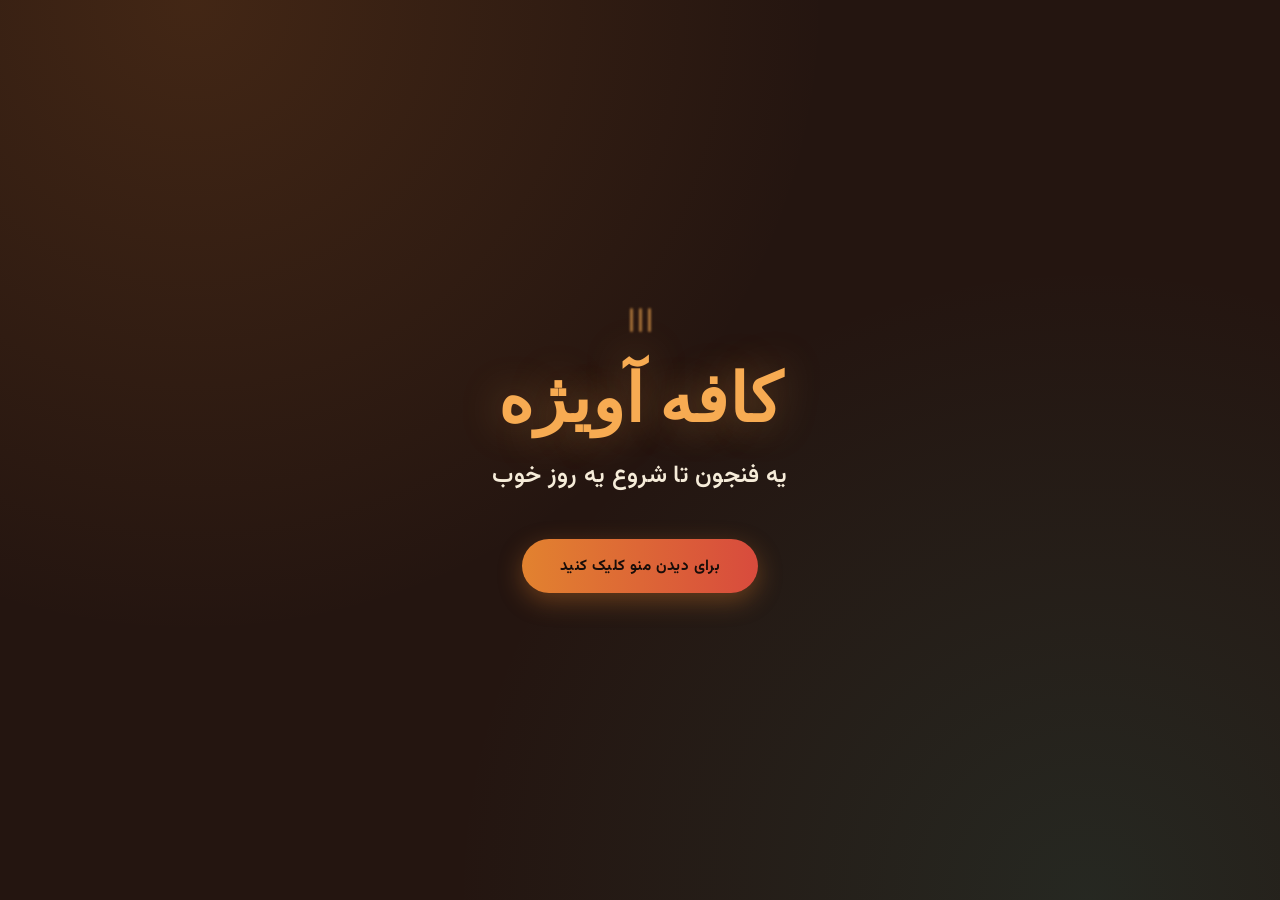
<file: index.html>
<!DOCTYPE html>
<html lang="fa" dir="rtl">
<head>
  <meta charset="UTF-8">
  <meta name="viewport" content="width=device-width, initial-scale=1.0">
  <title>کافه آویژه</title>
  <link rel="preconnect" href="https://fonts.googleapis.com">
  <link href="https://fonts.googleapis.com/css2?family=Vazirmatn:wght@400;500;600;700;900&family=Fraunces:opsz,wght@9..144,500;9..144,600&display=swap" rel="stylesheet">
  <link rel="stylesheet" href="./style.css">
</head>
<body class="landing-body">

  <main class="landing">
    <div class="steam">
      <span></span><span></span><span></span>
    </div>

    <h1 class="landing-title">کافه آویژه</h1>

    <!-- شعار اصلی -->
    <p class="landing-slogan">یه فنجون تا شروع یه روز خوب</p>

    <!-- لینک به صفحه‌ی منو -->
    <a href="./menu.html" class="menu-btn">برای دیدن منو کلیک کنید</a>
  </main>

</body>
</html>
</file>
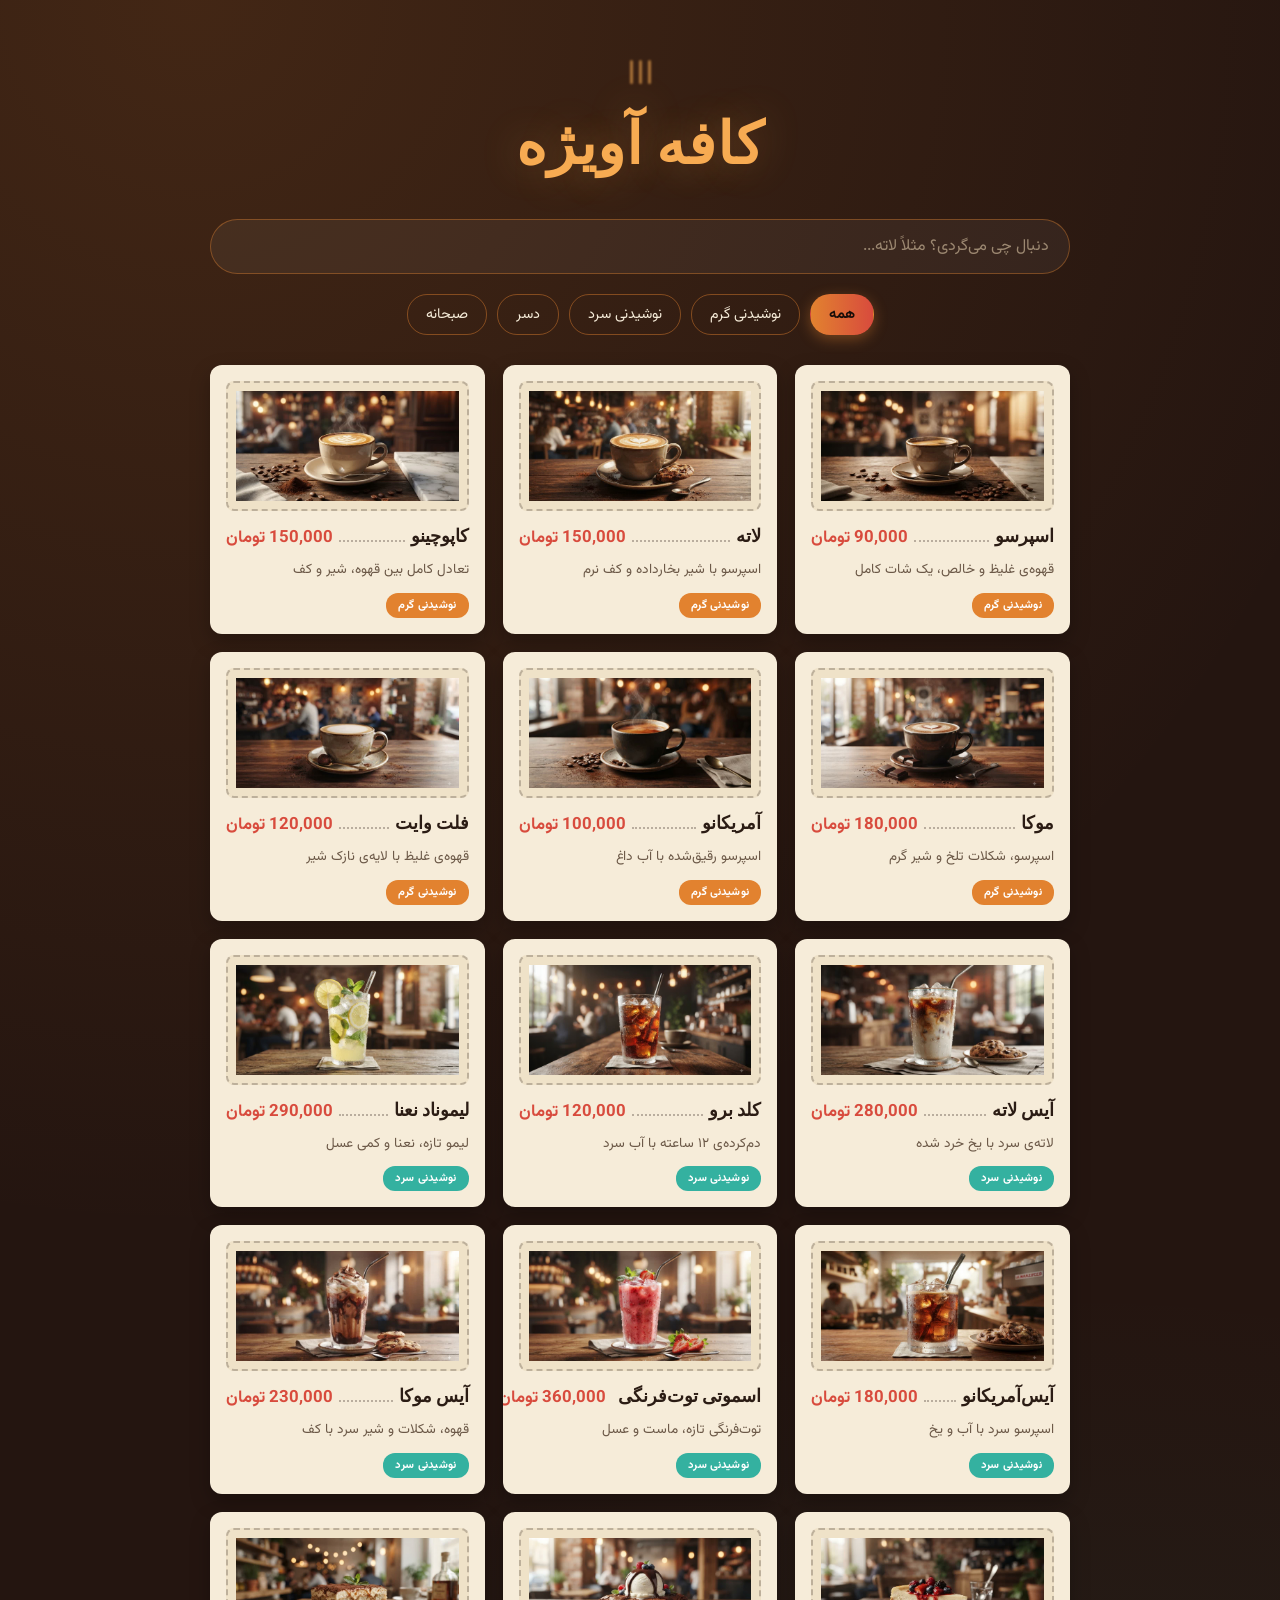
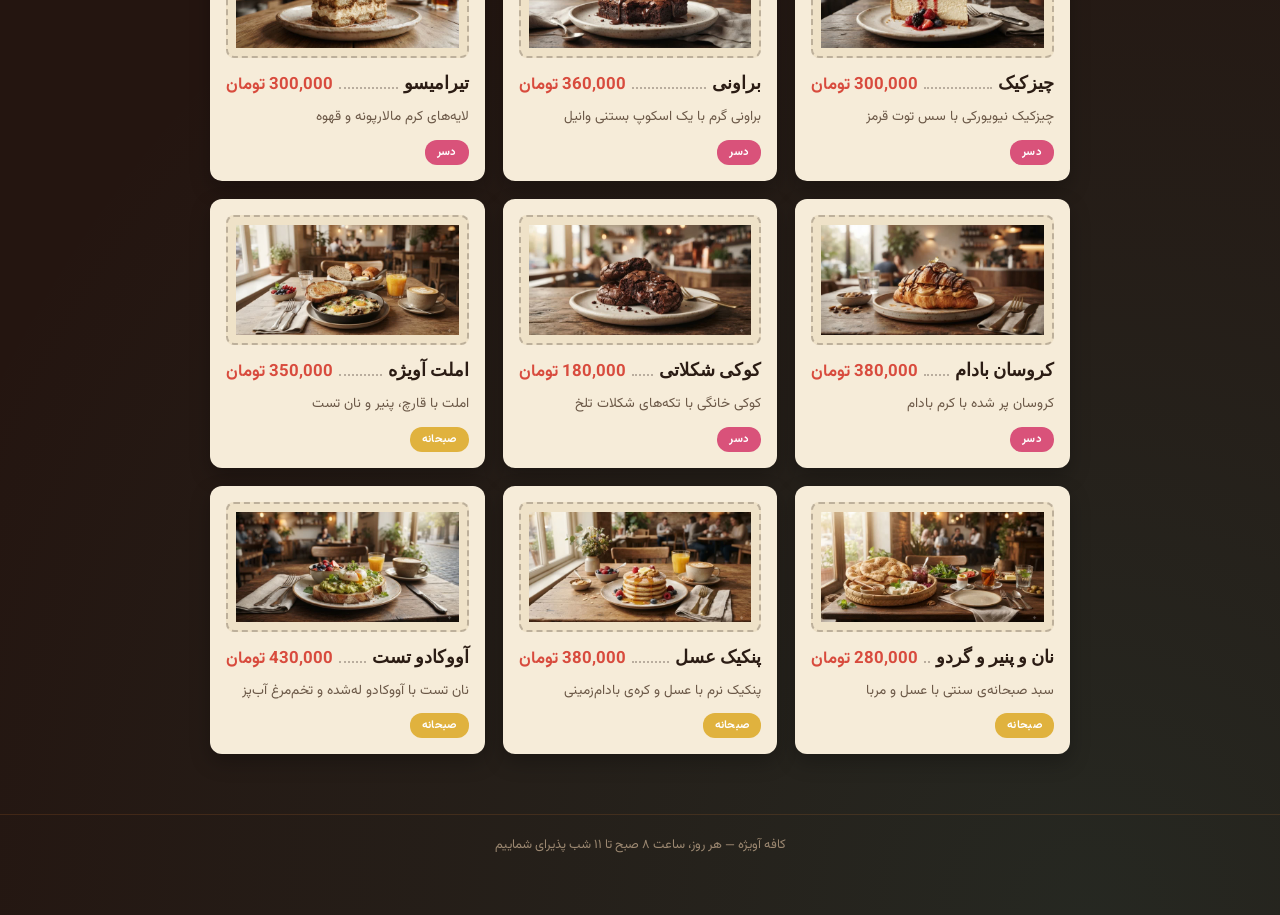
<file: menu.html>
<!DOCTYPE html>
<html lang="fa" dir="rtl">
<head>
  <meta charset="UTF-8">
  <meta name="viewport" content="width=device-width, initial-scale=1.0">
  <title>کافه آویژه | منو</title>
  <link rel="preconnect" href="https://fonts.googleapis.com">
  <link href="https://fonts.googleapis.com/css2?family=Vazirmatn:wght@400;500;600;700;900&family=Fraunces:opsz,wght@9..144,500;9..144,600&display=swap" rel="stylesheet">
  <link rel="stylesheet" href="style.css">
</head>
<body>

  <!-- هدر منو -->
  <header class="menu-header">
    <div class="steam">
      <span></span><span></span><span></span>
    </div>
    <h1 class="cafe-title">کافه آویژه</h1>
   </header>

  <!-- نوار جستجو و فیلتر -->
  <div class="controls">
    <div class="search-box">
      <input type="text" id="searchInput" placeholder="دنبال چی می‌گردی؟ مثلاً لاته...">
    </div>

    <div class="category-tabs" id="categoryTabs">
      <button class="tab active" data-category="همه">همه</button>
      <button class="tab" data-category="نوشیدنی گرم">نوشیدنی گرم</button>
      <button class="tab" data-category="نوشیدنی سرد">نوشیدنی سرد</button>
      <button class="tab" data-category="دسر">دسر</button>
      <button class="tab" data-category="صبحانه">صبحانه</button>
    </div>
  </div>

  <!-- جایی که آیتم‌های منو با جاوااسکریپت توش ساخته میشن -->
  <main class="menu-grid" id="menuGrid"></main>

  <!-- پیام برای وقتی چیزی پیدا نشد -->
  <p class="empty-state" id="emptyState">چیزی با این مشخصات پیدا نشد ☕</p>

  <footer class="menu-footer">
    <p>کافه آویژه &mdash; هر روز، ساعت ۸ صبح تا ۱۱ شب پذیرای شماییم</p>
  </footer>

  <script src="./app.js"></script>
</body>
</html>
</file>
<file: style.css>
:root {
  --espresso: #241510;
  --espresso-dark: #180d09;
  --paper: #f6ecd9;
  --paper-soft: #efe2c8;
  --brass: #e2822f;
  --brass-light: #f7ab52;
  --wine: #d84b3d;
  --ink: #2b1c14;
  --ink-soft: #6b5847;

  --c-hot: #e2822f;
  --c-cold: #34b1a0;
  --c-dessert: #d9527a;
  --c-breakfast: #e0b23e;
}

* {
  box-sizing: border-box;
  margin: 0;
  padding: 0;
}

body {
  font-family: 'Vazirmatn', sans-serif;
  background: var(--espresso);
  background-image:
    radial-gradient(circle at 15% 0%, rgba(226, 130, 47, 0.16), transparent 45%),
    radial-gradient(circle at 85% 100%, rgba(52, 177, 160, 0.12), transparent 45%);
  color: var(--paper);
  min-height: 100vh;
  padding-bottom: 40px;
}

.landing-body {
  display: flex;
  align-items: center;
  justify-content: center;
  min-height: 100vh;
  padding: 0;
}

.landing {
  text-align: center;
  padding: 20px;
  animation: fadeUp 0.9s ease both;
}

@keyframes fadeUp {
  from { opacity: 0; transform: translateY(18px); }
  to   { opacity: 1; transform: translateY(0); }
}

.landing-title {
  font-family: 'Fraunces', serif;
  font-size: clamp(2.6rem, 8vw, 4.2rem);
  font-weight: 600;
  color: var(--brass-light);
  letter-spacing: 1px;
  text-shadow: 0 0 40px rgba(247, 171, 82, 0.35);
}

.landing-slogan {
  margin-top: 18px;
  font-size: clamp(1.1rem, 3vw, 1.5rem);
  font-weight: 600;
  color: var(--paper);
  letter-spacing: 0.3px;
}

.menu-btn {
  display: inline-block;
  margin-top: 44px;
  padding: 15px 38px;
  background: linear-gradient(90deg, var(--brass), var(--wine));
  border: none;
  border-radius: 30px;
  color: var(--espresso-dark);
  text-decoration: none;
  font-weight: 700;
  font-size: 0.95rem;
  letter-spacing: 0.4px;
  box-shadow: 0 8px 24px rgba(226, 130, 47, 0.35);
  transition: transform 0.25s, box-shadow 0.25s;
}

.menu-btn:hover {
  transform: translateY(-3px);
  box-shadow: 0 12px 30px rgba(226, 130, 47, 0.5);
}

.menu-header {
  text-align: center;
  padding: 60px 20px 40px;
  position: relative;
}

.steam {
  display: flex;
  justify-content: center;
  gap: 6px;
  height: 40px;
  margin-bottom: 8px;
  opacity: 0.6;
}

.steam span {
  width: 3px;
  height: 24px;
  background: var(--brass-light);
  border-radius: 4px;
  animation: rise 2.6s ease-in-out infinite;
  filter: blur(1px);
}

.steam span:nth-child(2) { animation-delay: 0.4s; }
.steam span:nth-child(3) { animation-delay: 0.8s; }

@keyframes rise {
  0%   { transform: translateY(0) scaleY(1); opacity: 0; }
  30%  { opacity: 0.8; }
  100% { transform: translateY(-26px) scaleY(1.6); opacity: 0; }
}

.cafe-title {
  font-family: 'Fraunces', serif;
  font-size: clamp(2.4rem, 6vw, 3.6rem);
  font-weight: 600;
  color: var(--brass-light);
  letter-spacing: 1px;
  text-shadow: 0 0 40px rgba(247, 171, 82, 0.3);
}

.cafe-tag {
  margin-top: 10px;
  font-size: 0.95rem;
  color: #d8c3a8;
  letter-spacing: 0.5px;
}

.controls {
  max-width: 900px;
  margin: 0 auto;
  padding: 0 20px;
}

.search-box {
  margin-bottom: 20px;
}

#searchInput {
  width: 100%;
  padding: 14px 20px;
  border-radius: 30px;
  border: 1px solid rgba(226, 130, 47, 0.4);
  background: rgba(255, 255, 255, 0.05);
  color: var(--paper);
  font-family: inherit;
  font-size: 1rem;
  outline: none;
  transition: border-color 0.25s, background 0.25s;
}

#searchInput::placeholder {
  color: #9c8871;
}

#searchInput:focus {
  border-color: var(--brass);
  background: rgba(255, 255, 255, 0.08);
}

.category-tabs {
  display: flex;
  flex-wrap: wrap;
  justify-content: center;
  gap: 10px;
  margin-bottom: 30px;
}

.tab {
  font-family: inherit;
  background: transparent;
  border: 1px solid rgba(226, 130, 47, 0.45);
  color: var(--paper);
  padding: 8px 18px;
  border-radius: 20px;
  font-size: 0.9rem;
  cursor: pointer;
  transition: all 0.25s;
}

.tab:hover {
  border-color: var(--brass-light);
  color: var(--brass-light);
}

.tab.active {
  background: linear-gradient(90deg, var(--brass), var(--wine));
  border-color: transparent;
  color: var(--espresso-dark);
  font-weight: 700;
  box-shadow: 0 4px 14px rgba(226, 130, 47, 0.4);
}
.menu-grid {
  max-width: 900px;
  margin: 0 auto;
  padding: 0 20px;
  display: grid;
  grid-template-columns: repeat(auto-fill, minmax(260px, 1fr));
  gap: 18px;
}

.menu-item {
  background: var(--paper);
  color: var(--ink);
  border-radius: 12px;
  padding: 16px;
  box-shadow: 0 8px 20px rgba(0,0,0,0.25);
  position: relative;
  overflow: hidden;
  transition: transform 0.25s, box-shadow 0.25s;
}

.menu-item:hover {
  transform: translateY(-5px);
  box-shadow: 0 16px 30px rgba(0,0,0,0.35);
}

.item-media {
  width: 100%;
  height: 130px;
  border: 2px dashed rgba(43, 28, 20, 0.25);
  border-radius: 8px;
  display: flex;
  align-items: center;
  justify-content: center;
  font-size: 0.8rem;
  color: var(--ink-soft);
  background: var(--paper-soft);
  margin-bottom: 14px;
  text-align: center;
  padding: 8px;
  object-fit: cover;
}

.item-top {
  display: flex;
  align-items: baseline;
  gap: 6px;
}

.item-name {
  font-family: 'Fraunces', serif;
  font-weight: 600;
  font-size: 1.1rem;
  white-space: nowrap;
}

.item-leader {
  flex: 1;
  border-bottom: 2px dotted rgba(43, 28, 20, 0.3);
  margin-bottom: 5px;
}

.item-price {
  font-weight: 700;
  color: var(--wine);
  white-space: nowrap;
  font-size: 1.05rem;
}

.item-desc {
  margin-top: 8px;
  font-size: 0.85rem;
  color: var(--ink-soft);
  line-height: 1.6;
}

.item-category {
  display: inline-block;
  margin-top: 12px;
  font-size: 0.7rem;
  font-weight: 700;
  letter-spacing: 0.3px;
  color: #fff;
  padding: 4px 12px;
  border-radius: 12px;
}

.cat-hot       { background: var(--c-hot); }
.cat-cold      { background: var(--c-cold); }
.cat-dessert   { background: var(--c-dessert); }
.cat-breakfast { background: var(--c-breakfast); }

.empty-state {
  display: none;
  text-align: center;
  color: #d8c3a8;
  margin-top: 40px;
  font-size: 1rem;
}

.menu-footer {
  text-align: center;
  margin-top: 60px;
  padding: 20px;
  font-size: 0.8rem;
  color: #9c8871;
  border-top: 1px solid rgba(226, 130, 47, 0.15);
}

@media (max-width: 640px) {
  .cafe-title, .landing-title { font-size: 2rem; }
  .menu-grid { grid-template-columns: 1fr; }

  .menu-item {
    display: flex;
    flex-direction: row;
    align-items: flex-start;
    gap: 14px;
  }

  .item-media {
    width: 96px;
    height: 96px;
    flex-shrink: 0;
    margin-bottom: 0;
    font-size: 0.65rem;
    object-fit: cover;
  }

  .item-content {
    flex: 1;
    min-width: 0;
  }

  .item-top {
    flex-wrap: wrap;
  }

  .item-name {
    white-space: normal;
  }
}
</file>
